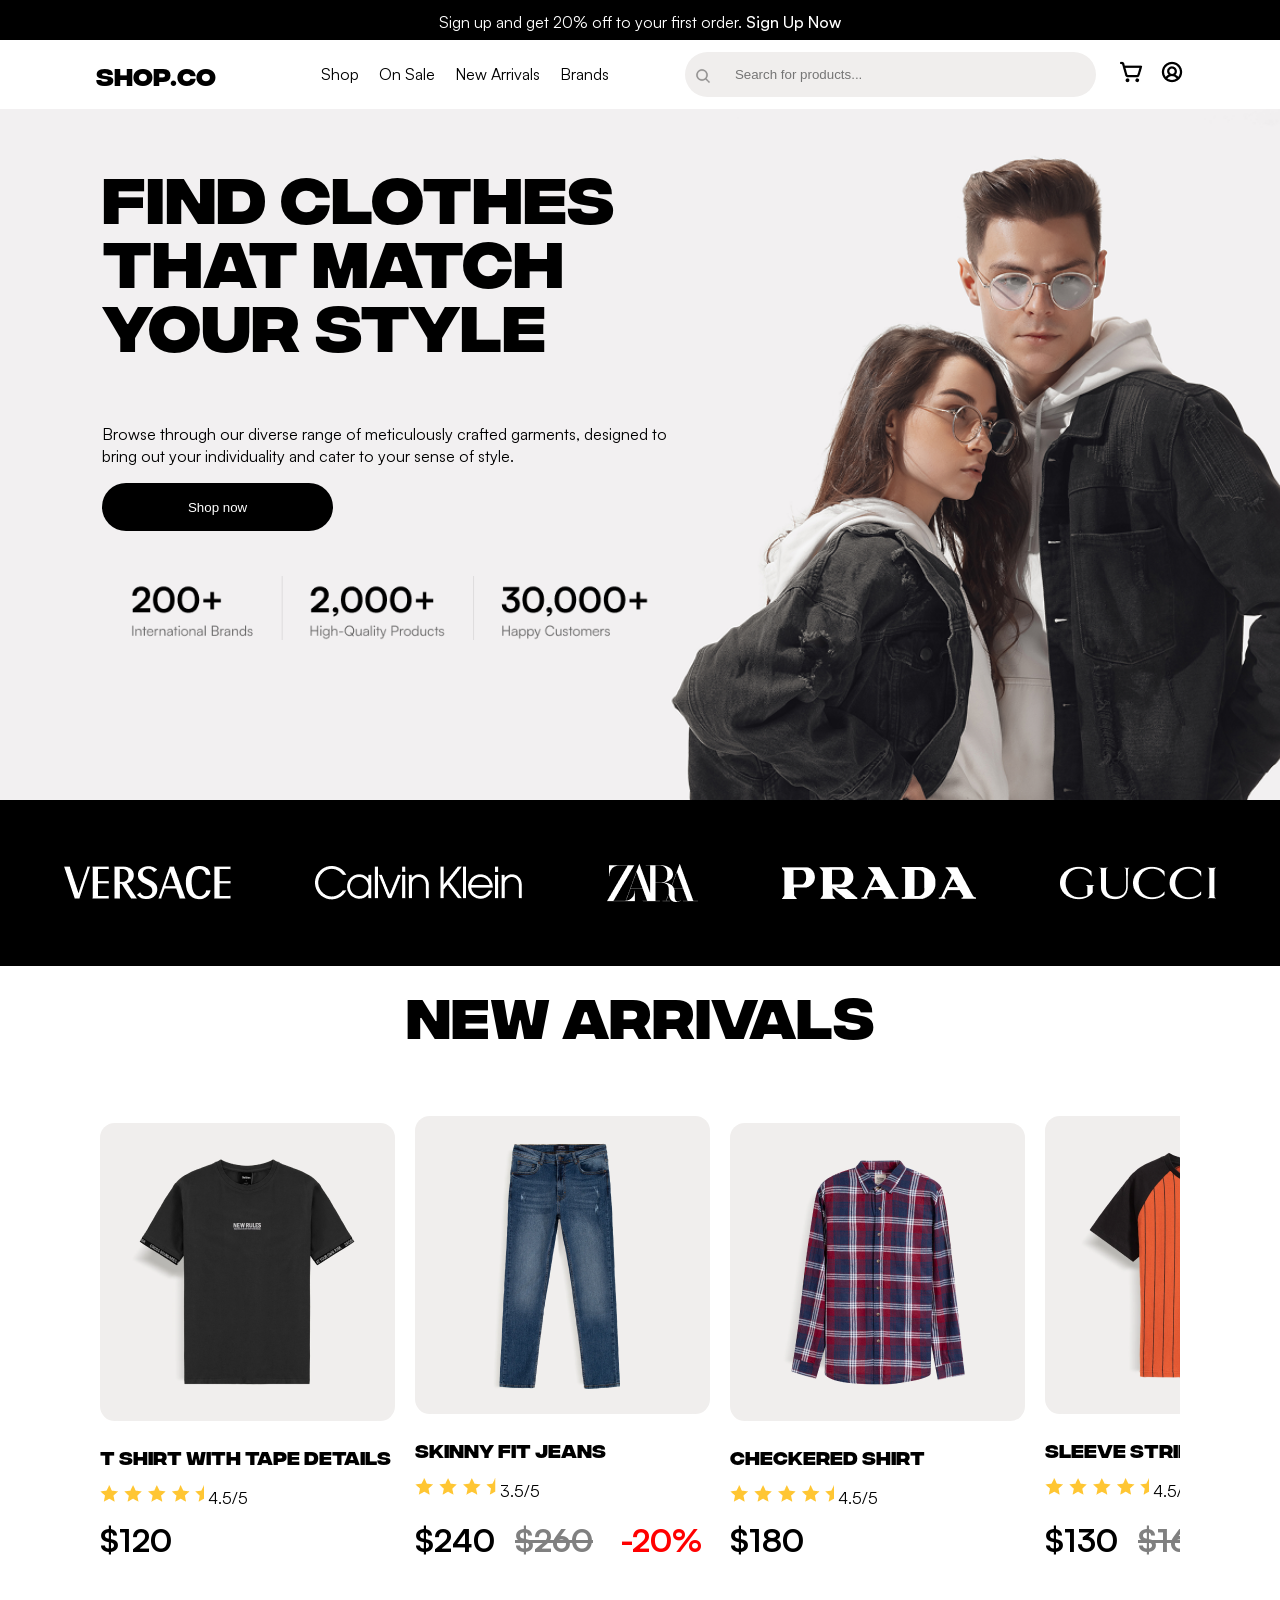
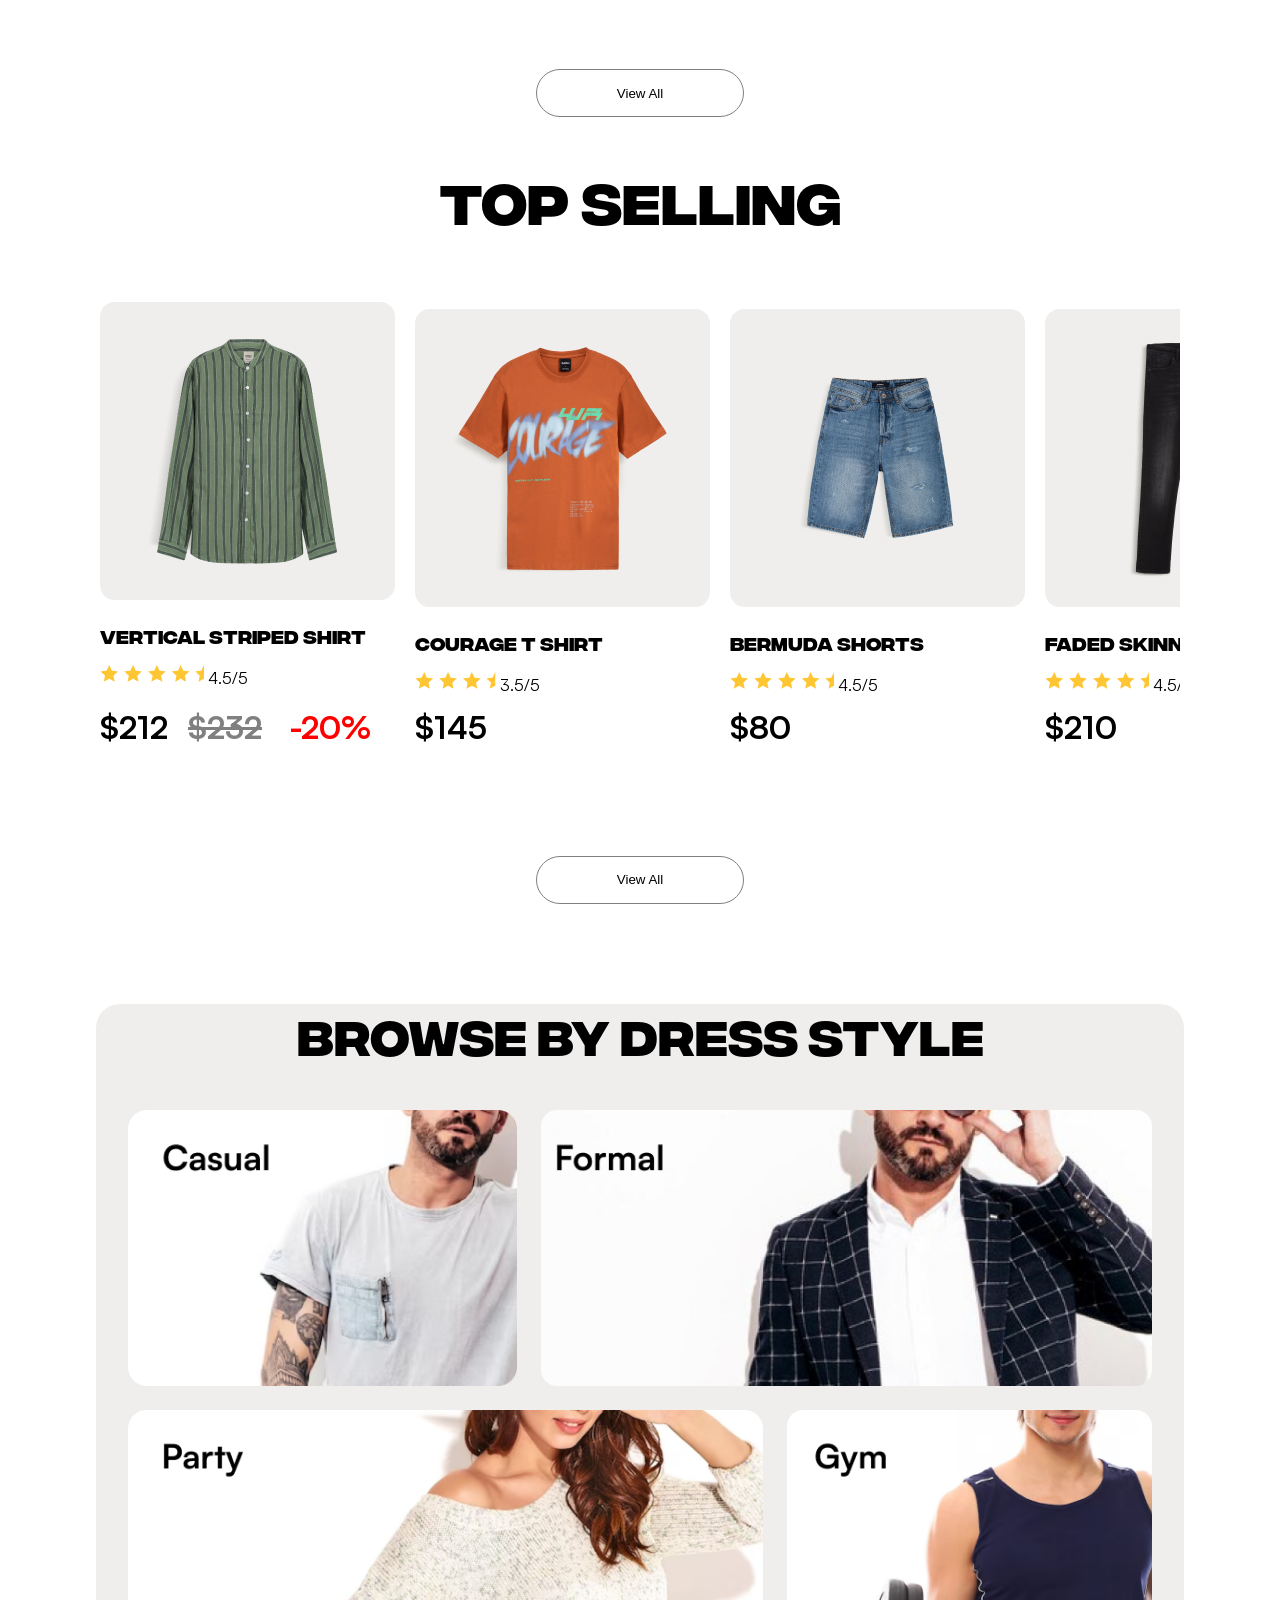
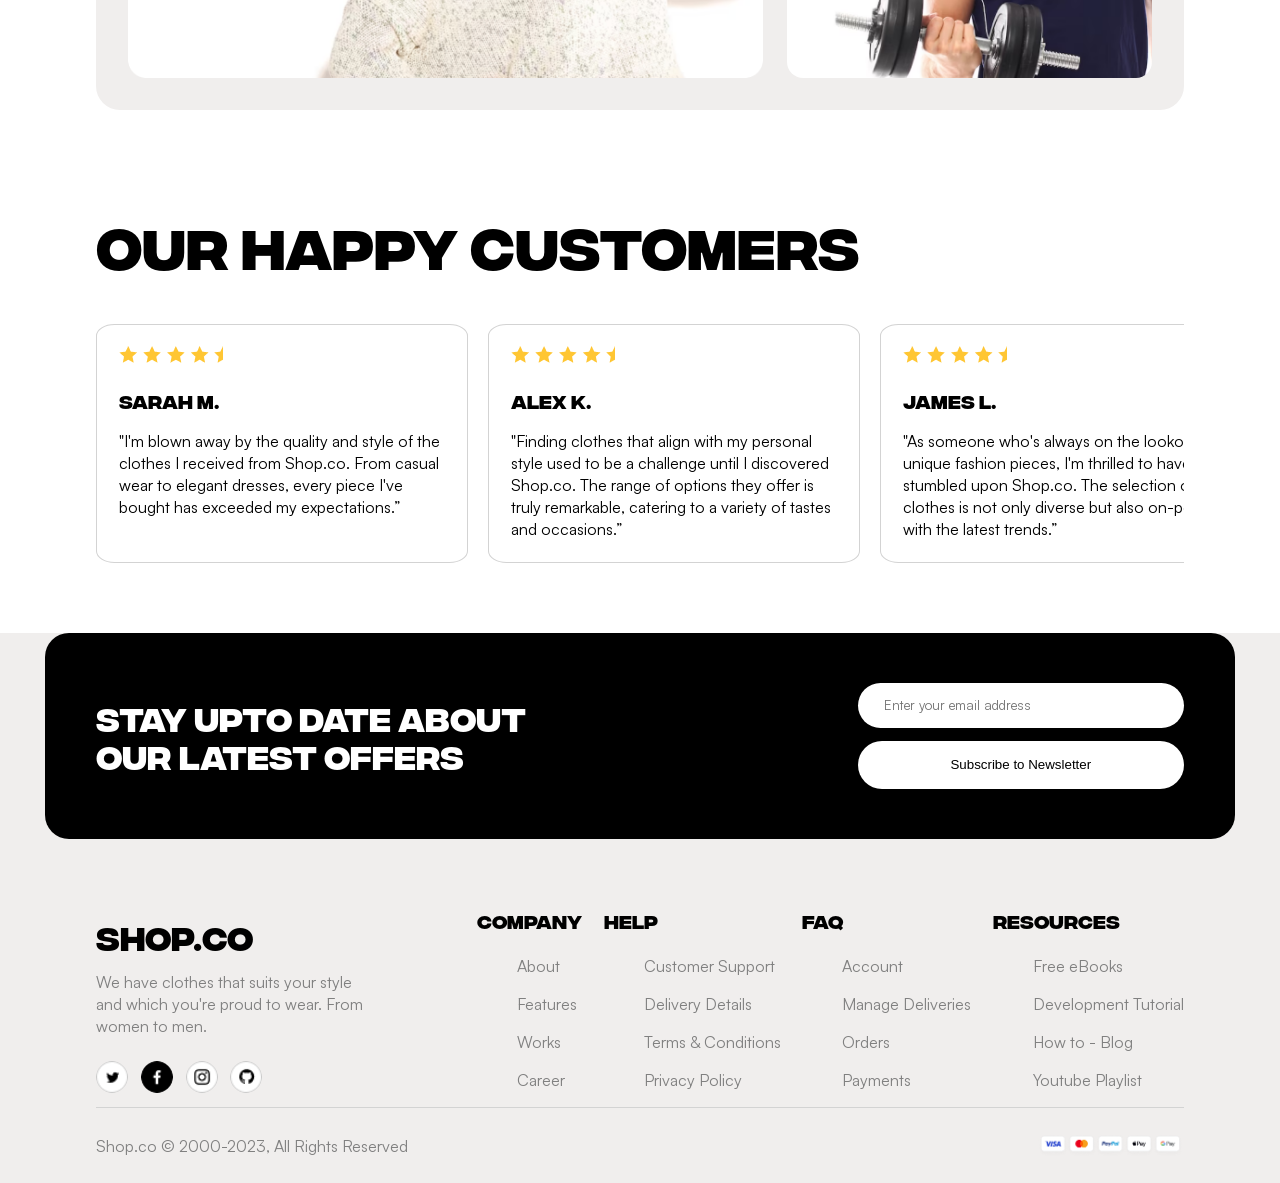
<file: index.html>
<!DOCTYPE html>
<html lang="en">
<head>
  <meta charset="UTF-8">
  <meta name="viewport" content="width=device-width, initial-scale=1.0">
  <title>Shop.co</title>
  <link rel="stylesheet" href="css/main.css">
</head>
<body>

  <header>
    <div class="signup">
      <p>Sign up and get 20% off to your first order. 
      <bold>Sign Up Now</bold></p>
    </div>
    
      <div class="header-2">
        <h2 class="header-logo">SHOP.CO</h2>
        <nav class="navbar">
        <ul class="nav-ul">
          <li>Shop</li>
          <li>On Sale</li>
          <li>New Arrivals</li>
          <li>Brands</li>
        </ul>
        </nav>
        <div class="input-wrapper">
        <a href="cart.html"><img src="/assets/images/search-logo.png" class="search-icon"></a>
        <input placeholder="Search for products..." class="search">
        </div>
        <div class="header-options">
          <a href="/"><img src="/assets/images/cart-logo.png"></a>
          <a href="/"><img src="/assets/images/profile-logo.png"></a>
        </div>
      </div>
  </header>

  <main>
    <section class="hero">
      <div class="hero-div">
        <h1 class="hero-heading">FIND CLOTHES THAT MATCH YOUR STYLE</h1>
        <p class="hero-para">Browse through our diverse range of meticulously crafted garments, designed to bring out your individuality and cater to your sense of style.</p>
        <button class="hero-btn">Shop now</button>
        <img src="/assets/images/hero-2.png" class="hero-2"></img>
      </div>
      <div class="brands">
        <img src="/assets/images/brand-1.png"></img>
        <img src="/assets/images/brand-last.png"></img>
        <img src="/assets/images/zara-logo-1 1.png"></img>
        <img src="/assets/images/prada-logo-1 1.png"></img>
        <img src="/assets/images/gucci-logo-1 1.png"></img>
      </div>
    </section>

    <section class="arrival">
    <div class="arrivals-div">
    <h2 class="arrivals-heading">NEW ARRIVALS</h2>
    <div class="arrivals-products">
      <article class="product-card">
        <a href="product.html?id=1">
        <img src="/assets/images/tshirt1.png" class="product-img">
        </a>
        <h3 class="product-name">T shirt with Tape Details</h3>
        <div class="product-rating">
          <img src="/assets/images/Frame 10.png" class="stars">
          <span>4.5/5</span>
        </div>
        <div class="product-price">
          <span class="price">$120</span>
        </div>
      </article>

      <div class="product-card">
        <a href="product.html?id=2">
        <img src="/assets/images/Frame 33.png" class="product-img">
        </a>
        <h3 class="product-name">Skinny Fit Jeans</h3>
        <div class="product-rating">
          <img src="/assets/images/Frame 10 (1).png" class="stars">
          <span>3.5/5</span>
        </div>
        <div class="product-price">
          <span class="price">$240</span>
          <span class="price-old">$260</span>
          <span class="discount">-20%</span>
        </div>
      </div>

      <article class="product-card">
        <a href="product.html?id=3">
        <img src="/assets/images/Frame 34.png" class="product-img">
        </a>
        <h3 class="product-name">Checkered Shirt</h3>
        <div class="product-rating">
          <img src="/assets/images/Frame 10 (2).png" class="stars">
          <span>4.5/5</span>
        </div>
        <div class="product-price">
          <span class="price">$180</span>
        </div>
      </article>

      <article class="product-card">
        <a href="product.html?id=4">
        <img src="/assets/images/Frame 38.png" class="product-img">
        </a>
        <h3 class="product-name">Sleeve Striped T-shirt</h3>
        <div class="product-rating">
          <img src="/assets/images/Frame 10 (3).png" class="stars">
          <span>4.5/5</span>
        </div>
        <div class="product-price">
          <span class="price">$130</span>
          <span class="price-old">$160</span>
          <span class="discount">-30%</span>
        </div>
      </article>
    </div>
    <button class="view-all-btn">View All</button>
  </div>
    </section>

    <section class="selling">
    <div class="selling-div">
    <h2 class="selling-heading">TOP SELLING</h2>
    <div class="selling-products">
      <article class="product-card">
        <a href="product.html?id=5">
        <img src="/assets/images/arrivals-1.png" class="product-img">
        </a>
        <h3 class="product-name">Vertical Striped Shirt</h3>
        
        <div class="product-rating">
          <img src="/assets/images/Frame 10.png" class="stars">
          <span>4.5/5</span>
        </div>
        <div class="product-price">
          <span class="price">$212</span>
          <span class="price-old">$232</span>
          <span class="discount">-20%</span>
        </div>
      </article>

      <div class="product-card">
        <a href="product.html?id=6">
        <img src="/assets/images/arrivals-2.png" class="product-img">
        </a>
        <h3 class="product-name">Courage T shirt</h3>
        <div class="product-rating">
          <img src="/assets/images/Frame 10 (1).png" class="stars">
          <span>3.5/5</span>
        </div>
        <div class="product-price">
          <span class="price">$145</span>
          
        </div>
      </div>

      <article class="product-card">
        <a href="product.html?id=7">
        <img src="/assets/images/arrivals-3.png" class="product-img">
        </a>
        <h3 class="product-name">Bermuda Shorts</h3>
        <div class="product-rating">
          <img src="/assets/images/Frame 10 (2).png" class="stars">
          <span>4.5/5</span>
        </div>
        <div class="product-price">
          <span class="price">$80</span>
        </div>
      </article>

      <article class="product-card">
        <a href="product.html?id=8">
        <img src="/assets/images/arrivals-4.png" class="product-img">
        </a>
        <h3 class="product-name">Faded Skinny Jeans</h3>
        <div class="product-rating">
          <img src="/assets/images/Frame 10 (3).png" class="stars">
          <span>4.5/5</span>
        </div>
        <div class="product-price">
          <span class="price">$210</span>
        </div>
      </article>
    </div>
    <button class="view-all-btn">View All</button>
  </div>
    </section>

    <section class="browse">
      <div class="browse-div">
        <h2 class="browse-heading">BROWSE BY DRESS STYLE</h2>
        <div class="top-2">
          <section class="casual">
            <a href="/">
            <img src="/assets/images/browse-1.png">
            </a>
          </section>
          <section class="formal">
            <a href="/">
              <img src="/assets/images/browse-2.png" alt="Formal">
            </a>
          </section>
          </div>
          <div class="bottom-2">
          <section class="party">
            <a href="/">
            <img src="/assets/images/browse-3.png" alt="Party">
            </a>
          </section>

          <section class="gym">
            <a href="/">
            <img src="/assets/images/browse-4.png" alt="Gym">
            </a>
          </section>
              </div>
            </div>
    </section>

    <section class="customers">
      <div class="customers-div">
        <h2>OUR HAPPY CUSTOMERS</h2>
        <div class="reviews">
          <article class="review-1">
            <img src="assets/images/Frame 10 (2).png" alt="Stat Rating">
            <h3>Sarah M.</h3>
            <p>"I'm blown away by the quality and style of the clothes I received from Shop.co. From casual wear to elegant dresses, every piece I've bought has exceeded my expectations.”</p>
          </article>
          <article class="review-2">
            <img src="assets/images/Frame 10 (2).png" alt="Stat Rating">
            <h3>Alex K.</h3>
            <p>"Finding clothes that align with my personal style used to be a challenge until I discovered Shop.co. The range of options they offer is truly remarkable, catering to a variety of tastes and occasions.”</p>
          </article>
          <article class="review-3">
            <img src="assets/images/Frame 10 (2).png" alt="Stat Rating">
            <h3>James L.</h3>
            <p>"As someone who's always on the lookout for unique fashion pieces, I'm thrilled to have stumbled upon Shop.co. The selection of clothes is not only diverse but also on-point with the latest trends.”</p>
          </article>
          <article class="review-4">
            <img src="assets/images/Frame 10 (2).png" alt="Stat Rating">
            <h3>Elon M.</h3>
            <p>"I'm blown away by the quality and style of the clothes I received from Shop.co. From casual wear to elegant dresses, every piece I've bought has exceeded my expectations.”</p>
          </article>
          <article class="review-5">
            <img src="assets/images/Frame 10 (2).png" alt="Stat Rating">
            <h3>Donald T.</h3>
            <p>"Finding clothes that align with my personal style used to be a challenge until I discovered Shop.co. The range of options they offer is truly remarkable, catering to a variety of tastes and occasions.”</p>
          </article>
          <article class="review-6">
            <img src="assets/images/Frame 10 (2).png" alt="Stat Rating">
            <h3>John D.</h3>
            <p>"As someone who's always on the lookout for unique fashion pieces, I'm thrilled to have stumbled upon Shop.co. The selection of clothes is not only diverse but also on-point with the latest trends.”</p>
          </article>
        </div>
      </div>
    </section>
    
  <footer>
  <div class="newsletter">
    <h2>STAY UPTO DATE ABOUT<br>OUR LATEST OFFERS</h2>
    <div class="newsletter-form">
      <div class="newsletter-div">
        <input type="email" placeholder="Enter your email address" class="email-input">
      </div>
      <button class="subscribe-btn">Subscribe to Newsletter</button>
    </div>
  </div>

  <div class="footer-main">
    <div class="footer-about">
      <h2 class="footer-logo">SHOP.CO</h2>
      <p>We have clothes that suits your style and which you're proud to wear. From women to men.</p>
      <div class="socials">
        <a href="/"><img src="/assets/images/twitter.png" alt="Twitter"></a>
        <a href="/"><img src="/assets/images/facebook2.png" alt="Facebook"></a>
        <a href="/"><img src="/assets/images/insta3.png" alt="Instagram"></a>
        <a href="/"><img src="/assets/images/4.png" alt="Github"></a>
      </div>
    </div>

    <section class="footer-links">
      <div class="footer-col">
        <h3>COMPANY</h3>
        <ul>
          <li>About</li>
          <li>Features</li>
          <li>Works</li>
          <li>Career</li>
        </ul>
      </div>

      <div class="footer-col">
        <h3>HELP</h3>
        <ul>
          <li>Customer Support</li>
          <li>Delivery Details</li>
          <li>Terms & Conditions</li>
          <li>Privacy Policy</li>
        </ul>
      </div>

      <div class="footer-col">
        <h3>FAQ</h3>
        <ul>
          <li>Account</li>
          <li>Manage Deliveries</li>
          <li>Orders</li>
          <li>Payments</li>
        </ul>
      </div>

      <div class="footer-col">
        <h3>RESOURCES</h3>
        <ul>
          <li>Free eBooks</li>
          <li>Development Tutorial</li>
          <li>How to - Blog</li>
          <li>Youtube Playlist</li>
        </ul>
      </div>
    </section>
  </div>

  <div class="footer-bottom">
    <p>Shop.co © 2000-2023, All Rights Reserved</p>
    <img src="/assets/images/payment.png" class="payment-icons">
  </div>
  </footer>

  </main>
</body>
</html>
</file>
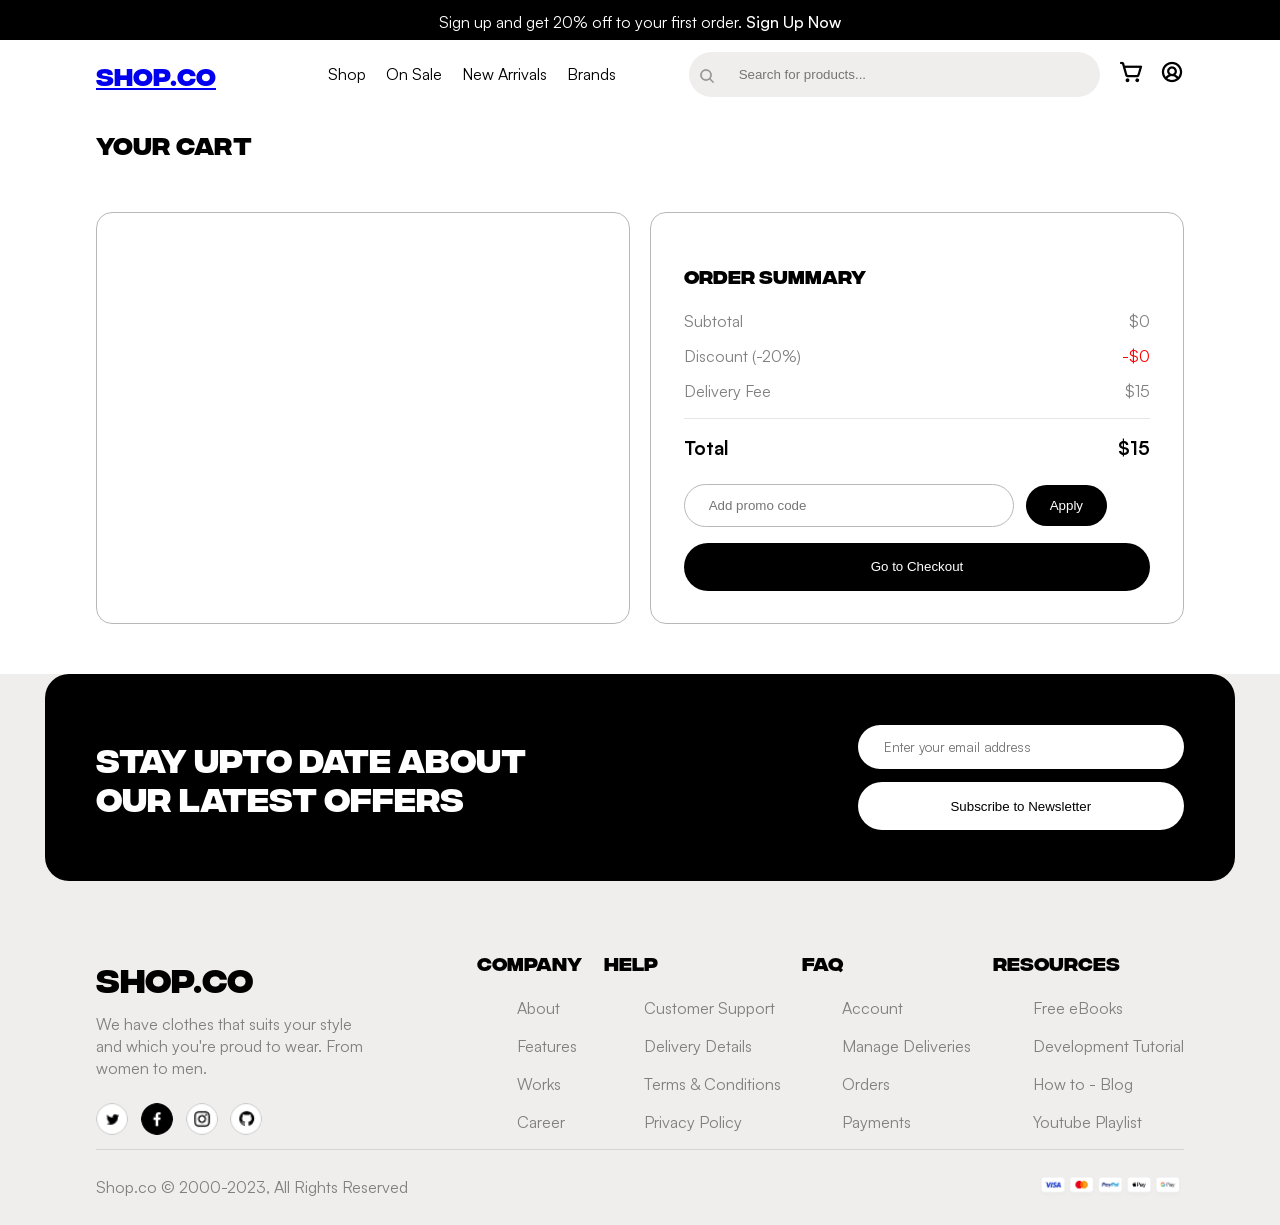
<file: cart.html>
<!DOCTYPE html>
<html lang="en">
<head>
  <meta charset="UTF-8">
  <meta name="viewport" content="width=device-width, initial-scale=1.0">
  <title>Shop.co Cart</title>
  <link rel="stylesheet" href="css/main.css">
</head>
<body>

  <header>
    <div class="signup">
      <p>Sign up and get 20% off to your first order. 
      <bold>Sign Up Now</bold></p>
    </div>
    
      <div class="header-2">
        <a href="index.html" ><h2 class="header-logo">SHOP.CO</h2></a>
        <nav class="navbar">
        <ul class="nav-ul">
          <li>Shop</li>
          <li>On Sale</li>
          <li>New Arrivals</li>
          <li>Brands</li>
        </ul>
        </nav>
        <div class="input-wrapper">
        <img src="/assets/images/search-logo.png" class="search-icon">
        <input placeholder="Search for products..." class="search">
        </div>
        <div class="header-options">
          <a href="/"><img src="/assets/images/cart-logo.png"></a>
          <a href="/"><img src="/assets/images/profile-logo.png"></a>
        </div>
      </div>
  </header>

  <main>
    <section class="cart">
      <h2>YOUR CART</h2>
      <div class="cart-div">
      <div class="cart-items"></div>
      <div class="cart-price"></div>
      </div>
    </section>
  </main>

  <footer>
  <div class="newsletter">
    <h2>STAY UPTO DATE ABOUT<br>OUR LATEST OFFERS</h2>
    <div class="newsletter-form">
      <div class="newsletter-div">
        <input type="email" placeholder="Enter your email address" class="email-input">
      </div>
      <button class="subscribe-btn">Subscribe to Newsletter</button>
    </div>
  </div>

  <div class="footer-main">
    <div class="footer-about">
      <h2 class="footer-logo">SHOP.CO</h2>
      <p>We have clothes that suits your style and which you're proud to wear. From women to men.</p>
      <div class="socials">
        <a href="/"><img src="/assets/images/twitter.png" alt="Twitter"></a>
        <a href="/"><img src="/assets/images/facebook2.png" alt="Facebook"></a>
        <a href="/"><img src="/assets/images/insta3.png" alt="Instagram"></a>
        <a href="/"><img src="/assets/images/4.png" alt="Github"></a>
      </div>
    </div>

    <section class="footer-links">
      <div class="footer-col">
        <h3>COMPANY</h3>
        <ul>
          <li>About</li>
          <li>Features</li>
          <li>Works</li>
          <li>Career</li>
        </ul>
      </div>

      <div class="footer-col">
        <h3>HELP</h3>
        <ul>
          <li>Customer Support</li>
          <li>Delivery Details</li>
          <li>Terms & Conditions</li>
          <li>Privacy Policy</li>
        </ul>
      </div>

      <div class="footer-col">
        <h3>FAQ</h3>
        <ul>
          <li>Account</li>
          <li>Manage Deliveries</li>
          <li>Orders</li>
          <li>Payments</li>
        </ul>
      </div>

      <div class="footer-col">
        <h3>RESOURCES</h3>
        <ul>
          <li>Free eBooks</li>
          <li>Development Tutorial</li>
          <li>How to - Blog</li>
          <li>Youtube Playlist</li>
        </ul>
      </div>
    </section>
  </div>

  <div class="footer-bottom">
    <p>Shop.co © 2000-2023, All Rights Reserved</p>
    <img src="/assets/images/payment.png" class="payment-icons">
  </div>
  </footer>
  <script src="scripts/cart.js"></script>
</body>
</html>
</file>
<file: css/main.css>
.signup {
  display: flex;
  flex-direction: row;
  gap: 20px;
  justify-content: center;
  align-items: center;
  background-color: black;
  color: white;
  height: 2.5rem;
}

.signup bold {
  font-weight: 500;
}

.signup p {
  height: 1.1rem;
}

.header-2 {
  width: 85%;
  margin: auto;
  display: flex;
  flex-direction: row;
  gap: 1rem;
  justify-content: space-between;
  align-items: center;
}

.header-logo {
  font-weight: 700;
  height: 60%;
  width: 10%;
}

.nav-ul {
  list-style: none;
  display: flex;
  flex-direction: row;
  gap: 20px;
  justify-content: 1rem;
  align-items: center;
}

.input-wrapper {
  position: relative;
  display: inline-block;
  width: 33%;
}

.search-icon {
  position: absolute;
  left: 10px;
  top: 35%;
  width: 16px;
  height: 16px;
}

.search {
  width: 100%;
  height: 2.7rem;
  border-radius: 62px;
  padding-left: 50px;
  background-color: #F0EEED;
  border: none;
}

.header-options {
  display: flex;
  gap: 1rem;
}

.hero {
  height: 45rem;
  background-image: url("../assets/images/Rectangle 2.png");
  background-size: cover;
  background-position: center;
}

.hero-div {
  width: 45%;
  display: flex;
  flex-direction: column;
  gap: 1rem;
  justify-content: flex-start;
  align-items: center;
  margin-left: 8%;
}

.hero-heading {
  font-size: 4rem;
  line-height: 1;
}

.hero-para {
  margin-top: 0%;
}

.hero-btn {
  background-color: black;
  color: white;
  border: none;
  width: 40%;
  height: 3rem;
  border-radius: 62px;
  align-self: flex-start;
}

.hero-2 {
  width: 90%;
  margin-top: 5%;
  margin-bottom: 2rem;
}

.brands {
  background-color: black;
  display: flex;
  flex-direction: row;
  gap: 20px;
  justify-content: space-between;
  align-items: center;
  margin-top: 10%;
  padding: 5%;
}

.arrivals-heading {
  display: flex;
  flex-direction: row;
  gap: 20px;
  justify-content: center;
  align-items: center;
  align-self: center;
  margin-top: 150px;
  font-size: 3.5rem !important;
}

.arrivals-products {
  margin: 100px;
  margin-top: 70px;
  display: flex;
  flex-direction: row;
  gap: 20px;
  justify-content: space-between;
  align-items: center;
  font-weight: 400;
  overflow-y: auto;
}
.arrivals-products::-webkit-scrollbar {
  display: none;
}

.product-img {
  background-color: #F0EEED;
  border-radius: 5%;
}

.product-price {
  font-family: "Satoshi";
  font-weight: 700;
}
.product-price .price-old {
  color: grey;
  text-decoration: line-through;
}
.product-price .discount {
  border-radius: 10%;
  padding: 7px;
  color: red;
}

.view-all-btn {
  background-color: transparent;
  color: black;
  border: 1px solid grey;
  display: block;
  margin: 0 auto;
  height: 3rem;
  width: 13rem;
  border-radius: 4rem;
}
.view-all-btn :hover {
  scale: 105;
  transition: all;
  transition-duration: 300;
}

.selling-heading {
  display: flex;
  flex-direction: row;
  gap: 20px;
  justify-content: center;
  align-items: center;
  align-self: center;
  margin-top: 150px;
  font-size: 3.5rem !important;
}

.selling-products {
  margin: 100px;
  margin-top: 70px;
  display: flex;
  flex-direction: row;
  gap: 20px;
  justify-content: space-between;
  align-items: center;
  font-weight: 400;
  overflow-y: auto;
}
.selling-products::-webkit-scrollbar {
  display: none;
}

.browse {
  width: 85%;
  margin: 100px auto;
  background-color: #F0EEED;
  border-radius: 1.5rem;
}

.browse-heading {
  display: flex;
  flex-direction: row;
  gap: 20px;
  justify-content: center;
  align-items: center;
  font-size: 3rem;
  margin-bottom: 3rem;
}

.top-2,
.bottom-2 {
  display: flex;
  gap: 1.5rem;
  margin-bottom: 1.5rem;
  padding: 0 2rem;
}
.top-2:last-child,
.bottom-2:last-child {
  padding-bottom: 2rem;
}

.casual,
.formal,
.party,
.gym {
  border-radius: 1rem;
  overflow: hidden;
}
.casual a,
.formal a,
.party a,
.gym a {
  display: block;
  width: 100%;
  height: 100%;
}
.casual img,
.formal img,
.party img,
.gym img {
  width: 100%;
  height: 100%;
  object-fit: cover;
  display: block;
}

.casual {
  flex: 0 0 38%;
}

.formal {
  flex: 1;
}

.party {
  flex: 0 0 62%;
}

.gym {
  flex: 1;
}

.customers-div {
  width: 85%;
  margin: 0 auto;
}
.customers-div h2 {
  font-size: 3.5rem;
  align-self: flex-start;
}
.customers-div .reviews {
  display: flex;
  flex-direction: row;
  gap: 20px;
  justify-content: space-between;
  align-items: center;
  align-items: stretch;
  flex-wrap: nowrap;
  overflow-y: auto;
}
.customers-div .reviews::-webkit-scrollbar {
  display: none;
}
.customers-div article {
  border: 1px solid lightgray;
  border-radius: 5%;
  min-width: 30%;
  margin-bottom: 70px;
  padding: 2%;
}

footer {
  background-color: #F0EEED;
}

.newsletter {
  width: 85%;
  margin: 0 auto;
  background-color: black;
  border-radius: 1.5rem;
  padding: 3% 4%;
  display: flex;
  flex-direction: row;
  gap: 20px;
  justify-content: space-between;
  align-items: center;
}
.newsletter h2 {
  color: white;
  font-size: 2rem;
  line-height: 1.2;
}

.newsletter-form {
  display: flex;
  flex-direction: column;
  gap: 0.8rem;
  width: 30%;
}

.newsletter-div {
  background-color: white;
  border-radius: 3rem;
  padding: 0.8rem 1.5rem;
  display: flex;
  flex-direction: row;
  gap: 20px;
  justify-content: center;
  align-items: center;
  gap: 0.5rem;
}

.mail-icon {
  width: 1.2rem;
}

.email-input {
  border: none;
  outline: none;
  width: 100%;
  font-family: "Satoshi";
}

.subscribe-btn {
  background-color: black;
  color: white;
  border: none;
  background-color: white;
  color: black;
  border-radius: 3rem;
  height: 3rem;
}

.footer-main {
  width: 85%;
  margin: 0 auto;
  padding-top: 4%;
  display: flex;
  flex-direction: row;
  gap: 20px;
  justify-content: space-between;
  align-items: center;
  align-items: flex-start;
}

.footer-about {
  width: 25%;
}

.footer-logo {
  font-size: 2rem;
  margin-bottom: 1rem;
}

.footer-about p {
  color: grey;
  margin-bottom: 1.5rem;
}

.socials {
  display: flex;
  gap: 0.8rem;
}

.socials img {
  width: 2rem;
  height: 2rem;
  border-radius: 50%;
}

.footer-links {
  display: flex;
  flex-direction: row;
  gap: 20px;
  justify-content: space-between;
  align-items: center;
  align-items: flex-start;
  width: 65%;
}

.footer-col h3 {
  font-weight: 700;
  margin-bottom: 1.5rem;
}

.footer-col ul {
  list-style: none;
}

.footer-col li {
  color: grey;
  margin-bottom: 1rem;
}

.footer-bottom {
  width: 85%;
  margin: 0 auto;
  border-top: 1px solid lightgray;
  padding: 2% 0;
  display: flex;
  flex-direction: row;
  gap: 20px;
  justify-content: space-between;
  align-items: center;
}

.footer-bottom p {
  color: grey;
}

.payment-icons {
  height: 1.5rem;
}

.cart {
  width: 85%;
  margin: 0 auto;
  margin-bottom: 50px;
}

.cart-div {
  display: flex;
  flex-direction: row;
  gap: 20px;
  justify-content: space-between;
  align-items: center;
  align-items: stretch;
  margin-top: 5%;
}

.cart-items {
  width: 45%;
  border: 1px solid rgb(184, 184, 184);
  border-radius: 1rem;
  padding: 3%;
}

.cart-price {
  width: 45%;
  border: 1px solid rgb(184, 184, 184);
  border-radius: 1rem;
  padding: 3%;
}

.cart-item {
  display: flex;
  gap: 1rem;
  padding-bottom: 1.5rem;
  margin-bottom: 1.5rem;
  border-bottom: 1px solid rgb(230, 230, 230);
}

.item-img {
  width: 20%;
}

.item-info p {
  color: grey;
}

.item-price {
  font-weight: 700;
}

.delete-btn {
  width: 1.2rem;
  height: 1.2rem;
  align-self: flex-start;
  margin-left: auto;
  cursor: pointer;
}

.quantity-box {
  display: flex;
  gap: 0.5rem;
  align-items: center;
}

.cart-price h3 {
  margin-bottom: 1.5rem;
}

.price-row {
  display: flex;
  justify-content: space-between;
  margin-bottom: 0.8rem;
  color: grey;
}

.discount-price {
  color: red;
}

.total-row {
  display: flex;
  justify-content: space-between;
  font-family: "Satoshi";
  border-top: 1px solid rgb(230, 230, 230);
  padding-top: 1rem;
  margin-top: 1rem;
  margin-bottom: 1.5rem;
  font-weight: 700;
}

.promo-input {
  width: 60%;
  border: 1px solid rgb(184, 184, 184);
  border-radius: 3rem;
  padding: 0.8rem 1.5rem;
  margin-right: 0.5rem;
}

.apply-btn {
  background-color: black;
  color: white;
  border: none;
  border-radius: 3rem;
  padding: 0.8rem 1.5rem;
}

.checkout-btn {
  background-color: black;
  color: white;
  border: none;
  display: block;
  width: 100%;
  border-radius: 3rem;
  height: 3rem;
  margin-top: 1rem;
}

.product-details {
  display: flex;
  width: 85%;
  margin: 75px auto;
  gap: 40px;
}

.product-images {
  width: 50%;
  display: flex;
  gap: 10px;
}

.product-image {
  width: 80%;
  background-color: #F0EEED;
  border-radius: 10px;
  height: 28rem;
}

.product-image img {
  width: 100%;
  height: 100%;
  object-fit: contain;
}

.product-info {
  width: 50%;
}

.product-title {
  font-size: 2.5rem;
}

.product-rating {
  margin: 10px 0;
}

.product-price {
  font-size: 2rem;
  display: flex;
  flex-direction: row;
  gap: 20px;
  justify-content: flex-start;
  align-items: center;
}

#product-old-price {
  color: lightgray;
  text-decoration: line-through;
}

#product-discount {
  color: red;
  background-color: #ffe5e5;
  padding: 7px;
  font-size: 1rem;
  border-radius: 10px;
}

.color-option-1 {
  background-color: #4f4631;
}

.color-option-2 {
  background-color: #314f4a;
}

.color-option-3 {
  background-color: #31344F;
}

#product-description {
  color: rgb(114, 114, 114);
  padding: 15px 0;
  border-bottom: 1px solid #eee;
}

.color-options,
.size-options {
  display: flex;
  gap: 10px;
  margin: 15px 0;
}

.color-option {
  width: 24px;
  height: 24px;
  border-radius: 50%;
  border: 0;
}

.color-option.selected {
  outline: 2px solid black;
  outline-offset: 3px;
}

.size-option {
  padding: 10px 18px;
  border: 0;
  border-radius: 20px;
  background-color: #F0EEED;
}

.size-option.selected {
  background-color: black;
  color: white;
}

.product-actions {
  display: flex;
  gap: 15px;
  margin-top: 15px;
}

.quantity {
  display: flex;
  align-items: center;
  justify-content: space-between;
  width: 100px;
  padding: 8px 12px;
  background-color: #F0EEED;
  border-radius: 20px;
}

.quantity button {
  border: 0;
  background: none;
}

#add-cart-btn {
  flex: 1;
  background-color: black;
  background-color: black;
  color: white;
  border: none;
  border-radius: 20px;
}

.reviews-heading {
  font-size: 1rem;
}

.selling-heading {
  margin-top: 0;
}

.view-all-btn {
  margin-bottom: 3rem;
}

@font-face {
  font-family: "Integral CF";
  src: url("../assets/fonts/Fontspring-DEMO-integralcf-regular.otf");
  font-weight: 400;
}
@font-face {
  font-family: "Integral CF";
  src: url("../assets/fonts/Fontspring-DEMO-integralcf-bold.otf");
  font-weight: 700;
}
@font-face {
  font-family: "Satoshi";
  src: url("../assets/fonts/Satoshi-Variable.ttf");
}
body {
  font-family: "Satoshi", sans-serif;
  margin: 0%;
  background-color: white;
}

p {
  margin: 0%;
}

h1,
h2,
h3,
h4,
h5,
h6 {
  font-family: "Integral CF";
  font-weight: 700;
}/*# sourceMappingURL=main.css.map */
</file>
